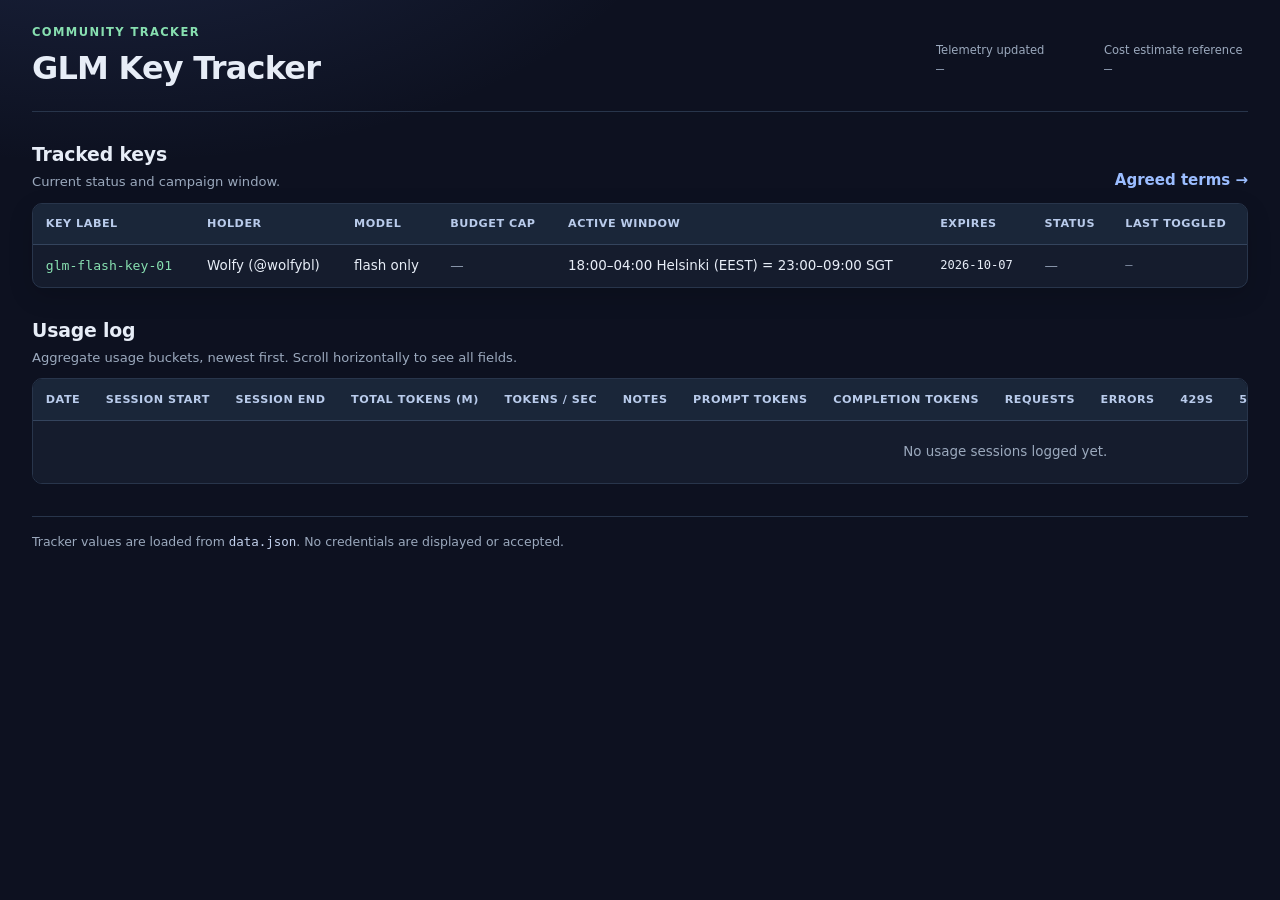
<file: index.html>
<!DOCTYPE html>
<html lang="en">
<head>
  <meta charset="utf-8" />
  <meta name="viewport" content="width=device-width, initial-scale=1" />
  <title>GLM Key Tracker</title>
  <meta name="description" content="Community tracker for shared GLM key status and aggregate usage." />
  <link rel="stylesheet" href="styles.css" />
</head>
<body>
  <div class="wrap">
    <header class="tracker-header">
      <div>
        <p class="eyebrow">Community tracker</p>
        <h1>GLM Key Tracker</h1>
      </div>
      <dl class="telemetry-meta" aria-label="Tracker metadata">
        <div><dt>Telemetry updated</dt><dd id="telemetry-updated">—</dd></div>
        <div><dt>Cost estimate reference</dt><dd id="cost-reference">—</dd></div>
      </dl>
    </header>
    <main>
      <section aria-labelledby="keys-heading">
        <div class="section-heading"><div><h2 id="keys-heading">Tracked keys</h2><p class="section-note">Current status and campaign window.</p></div><a class="rules-link" href="rules.html">Agreed terms <span aria-hidden="true">→</span></a></div>
        <div class="table-scroll keys-scroll">
          <table id="key-table">
            <caption class="visually-hidden">Tracked GLM keys</caption>
            <thead><tr><th scope="col">Key label</th><th scope="col">Holder</th><th scope="col">Model</th><th scope="col">Budget cap</th><th scope="col">Active window</th><th scope="col">Expires</th><th scope="col">Status</th><th scope="col">Last toggled</th></tr></thead>
            <tbody></tbody>
          </table>
        </div>
      </section>
      <section aria-labelledby="usage-heading">
        <div class="section-heading"><div><h2 id="usage-heading">Usage log</h2><p class="section-note">Aggregate usage buckets, newest first. Scroll horizontally to see all fields.</p></div></div>
        <div class="table-scroll usage-scroll" tabindex="0" aria-label="Scrollable usage log table">
          <table id="usage-table">
            <caption class="visually-hidden">Usage log of aggregate session buckets</caption>
            <thead><tr><th scope="col">Date</th><th scope="col">Session start</th><th scope="col">Session end</th><th scope="col">Total tokens (M)</th><th scope="col">Tokens / sec</th><th scope="col">Notes</th><th scope="col">Prompt tokens</th><th scope="col">Completion tokens</th><th scope="col">Requests</th><th scope="col">Errors</th><th scope="col">429s</th><th scope="col">5xx</th><th scope="col">Avg latency (ms)</th><th scope="col">Est. cost saved (USD)</th><th scope="col">Cost method</th><th scope="col">Rate source</th><th scope="col">Bucket (min)</th></tr></thead>
            <tbody></tbody>
          </table>
        </div>
      </section>
    </main>
    <footer><p>Tracker values are loaded from <code>data.json</code>. No credentials are displayed or accepted.</p></footer>
  </div>
  <script src="app.js" defer></script>
</body>
</html>
</file>
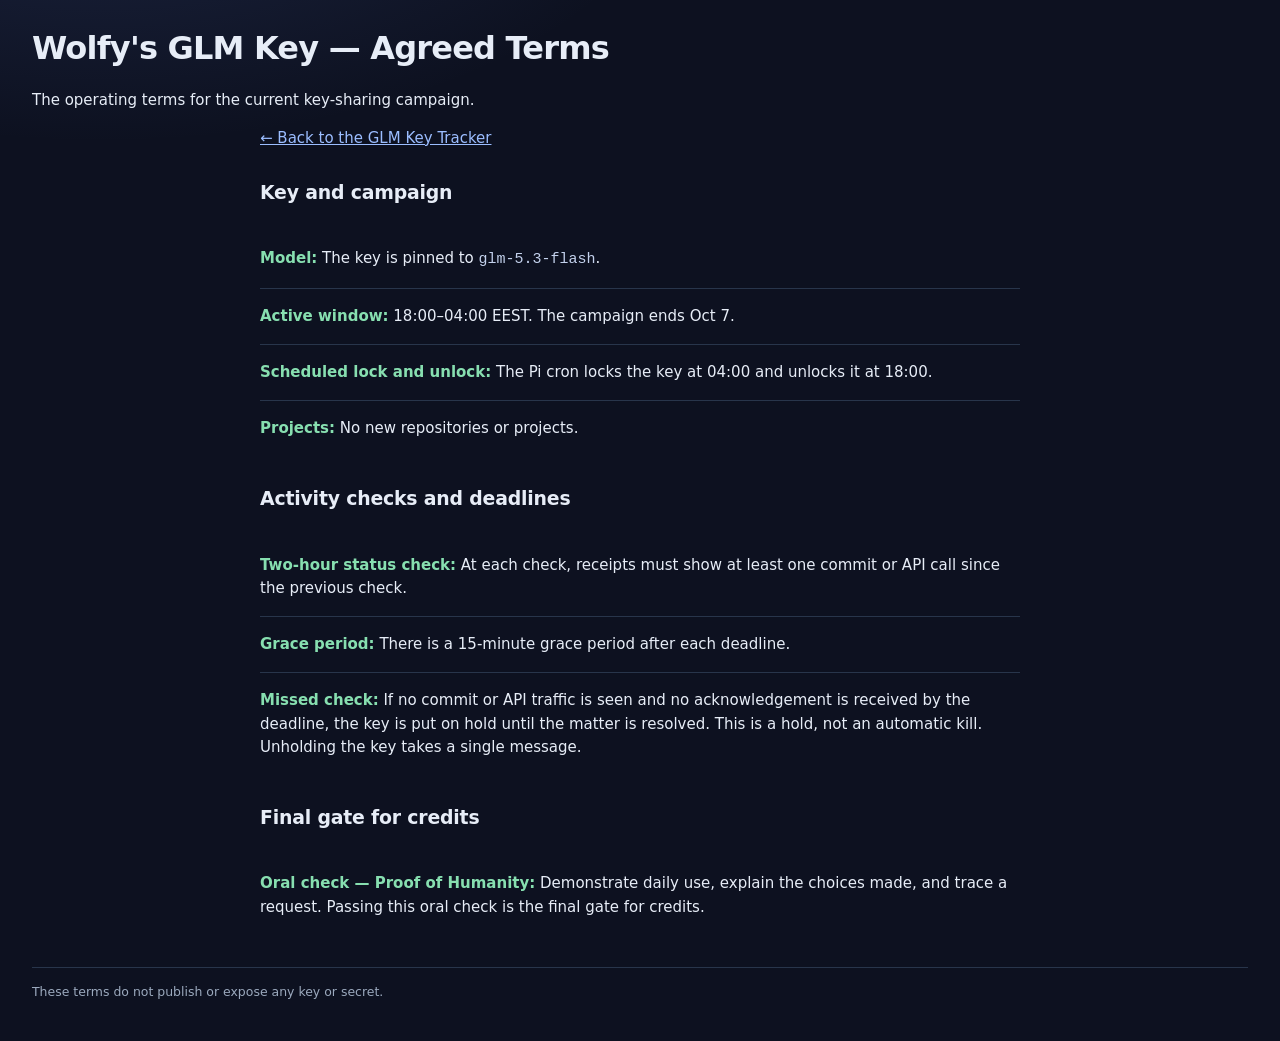
<file: rules.html>
<!DOCTYPE html>
<html lang="en">
<head>
  <meta charset="utf-8" />
  <meta name="viewport" content="width=device-width, initial-scale=1" />
  <title>Agreed Terms · GLM Key Tracker</title>
  <meta name="description" content="Agreed operating terms for Wolfy's GLM key." />
  <link rel="stylesheet" href="styles.css" />
  <style>
    .terms { max-width: 760px; margin: 0 auto; }
    .terms ul { list-style: none; padding: 0; margin: 1.5rem 0; }
    .terms li { padding: 1rem 0; border-bottom: 1px solid var(--panel-edge); }
    .terms li:last-child { border-bottom: 0; }
    .terms strong { color: var(--accent); }
    .back-link { color: var(--accent-2); }
    .back-link:hover { color: var(--accent); }
  </style>
</head>
<body>
  <div class="wrap">
    <header class="hero">
      <h1>Wolfy's GLM Key — Agreed Terms</h1>
      <p class="tagline">The operating terms for the current key-sharing campaign.</p>
    </header>
    <main class="terms">
      <p><a class="back-link" href="index.html">← Back to the GLM Key Tracker</a></p>
      <section aria-labelledby="terms-heading">
        <h2 id="terms-heading">Key and campaign</h2>
        <ul>
          <li><strong>Model:</strong> The key is pinned to <code>glm-5.3-flash</code>.</li>
          <li><strong>Active window:</strong> 18:00–04:00 EEST. The campaign ends Oct 7.</li>
          <li><strong>Scheduled lock and unlock:</strong> The Pi cron locks the key at 04:00 and unlocks it at 18:00.</li>
          <li><strong>Projects:</strong> No new repositories or projects.</li>
        </ul>
      </section>
      <section aria-labelledby="checks-heading">
        <h2 id="checks-heading">Activity checks and deadlines</h2>
        <ul>
          <li><strong>Two-hour status check:</strong> At each check, receipts must show at least one commit or API call since the previous check.</li>
          <li><strong>Grace period:</strong> There is a 15-minute grace period after each deadline.</li>
          <li><strong>Missed check:</strong> If no commit or API traffic is seen and no acknowledgement is received by the deadline, the key is put on hold until the matter is resolved. This is a hold, not an automatic kill. Unholding the key takes a single message.</li>
        </ul>
      </section>
      <section aria-labelledby="credits-heading">
        <h2 id="credits-heading">Final gate for credits</h2>
        <ul>
          <li><strong>Oral check — Proof of Humanity:</strong> Demonstrate daily use, explain the choices made, and trace a request. Passing this oral check is the final gate for credits.</li>
        </ul>
      </section>
    </main>
    <footer>
      <p>These terms do not publish or expose any key or secret.</p>
    </footer>
  </div>
</body>
</html>
</file>
<file: styles.css>
:root {
  color-scheme: dark;
  --bg: #0d1120;
  --panel: #151c2d;
  --panel-edge: #28354b;
  --ink: #e7edf7;
  --ink-dim: #9ba9bd;
  --accent: #87dfb0;
  --accent-2: #9bbdff;
  --mono: ui-monospace, "SFMono-Regular", Menlo, Consolas, monospace;
}
* { box-sizing: border-box; }
body { margin: 0; min-height: 100vh; background: radial-gradient(900px 460px at 8% -15%, rgba(89,117,200,.2), transparent 65%), var(--bg); color: var(--ink); font: 15px/1.55 system-ui, -apple-system, "Segoe UI", sans-serif; }
.wrap { max-width: 1320px; margin: 0 auto; padding: 1.5rem clamp(.85rem, 3vw, 2rem) 2.5rem; }
.tracker-header { display: flex; align-items: center; justify-content: space-between; gap: 1.25rem; padding-bottom: 1.1rem; border-bottom: 1px solid var(--panel-edge); }
.eyebrow { color: var(--accent); font-size: .72rem; font-weight: 700; letter-spacing: .12em; text-transform: uppercase; margin: 0 0 .15rem; }
h1 { margin: 0; font-size: clamp(1.45rem, 3vw, 2rem); letter-spacing: -.025em; }
.telemetry-meta { display: flex; flex-wrap: wrap; gap: .65rem 1.5rem; margin: 0; }
.telemetry-meta > div { min-width: 9rem; }
.telemetry-meta dt { color: var(--ink-dim); font-size: .72rem; }
.telemetry-meta dd { margin: .1rem 0 0; font: .84rem var(--mono); overflow-wrap: anywhere; }
section { margin-top: 1.75rem; }
.section-heading { display: flex; justify-content: space-between; align-items: end; gap: 1rem; margin-bottom: .65rem; }
h2 { margin: 0; font-size: 1.18rem; letter-spacing: -.01em; }
.section-note { margin: .15rem 0 0; color: var(--ink-dim); font-size: .82rem; }
.rules-link { color: var(--accent-2); text-decoration: none; font-weight: 600; white-space: nowrap; }
.rules-link:hover { color: var(--accent); text-decoration: underline; }
.table-scroll { overflow: auto; max-width: 100%; border: 1px solid var(--panel-edge); border-radius: 10px; background: var(--panel); }
.keys-scroll { box-shadow: 0 8px 24px rgba(0,0,0,.16); }
.usage-scroll { max-height: 68vh; overscroll-behavior: contain; }
table { width: 100%; border-collapse: separate; border-spacing: 0; font-size: .84rem; }
#key-table { min-width: 800px; }
#usage-table { min-width: 1500px; }
thead th { position: sticky; top: 0; z-index: 2; padding: .72rem .8rem; background: #1a2639; color: #b9cbeb; text-align: left; font-size: .7rem; font-weight: 700; letter-spacing: .045em; text-transform: uppercase; white-space: nowrap; border-bottom: 1px solid #34445d; }
tbody td { padding: .66rem .8rem; border-bottom: 1px solid rgba(40,53,75,.72); vertical-align: top; }
tbody tr:last-child td { border-bottom: 0; }
tbody tr:hover { background: rgba(155,189,255,.045); }
#usage-table td:nth-child(n+4):nth-child(-n+5), #usage-table td:nth-child(n+7):nth-child(-n+14), #usage-table td:nth-child(17) { text-align: right; font-variant-numeric: tabular-nums; }
#usage-table th:nth-child(n+4):nth-child(-n+5), #usage-table th:nth-child(n+7):nth-child(-n+14), #usage-table th:nth-child(17) { text-align: right; }
#usage-table td:nth-child(1), #usage-table td:nth-child(2), #usage-table td:nth-child(3) { white-space: nowrap; }
.mono { font-family: var(--mono); font-size: .9em; }
.placeholder { color: #8794a9; font-style: normal; }
.key-badge { color: var(--accent); font: .82rem var(--mono); }
.empty-row td { text-align: center !important; color: var(--ink-dim); padding: 1.3rem; }
caption.visually-hidden { position: absolute; width: 1px; height: 1px; padding: 0; margin: -1px; overflow: hidden; clip: rect(0,0,0,0); white-space: nowrap; border: 0; }
footer { margin-top: 2rem; padding-top: .9rem; border-top: 1px solid var(--panel-edge); color: var(--ink-dim); font-size: .78rem; }
footer p { margin: 0; }
code { font-family: var(--mono); color: #c3d1ec; }
@media (max-width: 720px) {
  .wrap { padding-top: 1rem; }
  .tracker-header { align-items: flex-start; flex-direction: column; gap: .8rem; }
  .telemetry-meta { gap: .6rem 1rem; }
  .telemetry-meta > div { min-width: min(42vw, 12rem); }
  .section-heading { align-items: flex-start; }
  .usage-scroll { max-height: 62vh; }
  #key-table { min-width: 760px; }
}
@media (prefers-reduced-motion: no-preference) { .table-scroll { scroll-behavior: smooth; } }
</file>
